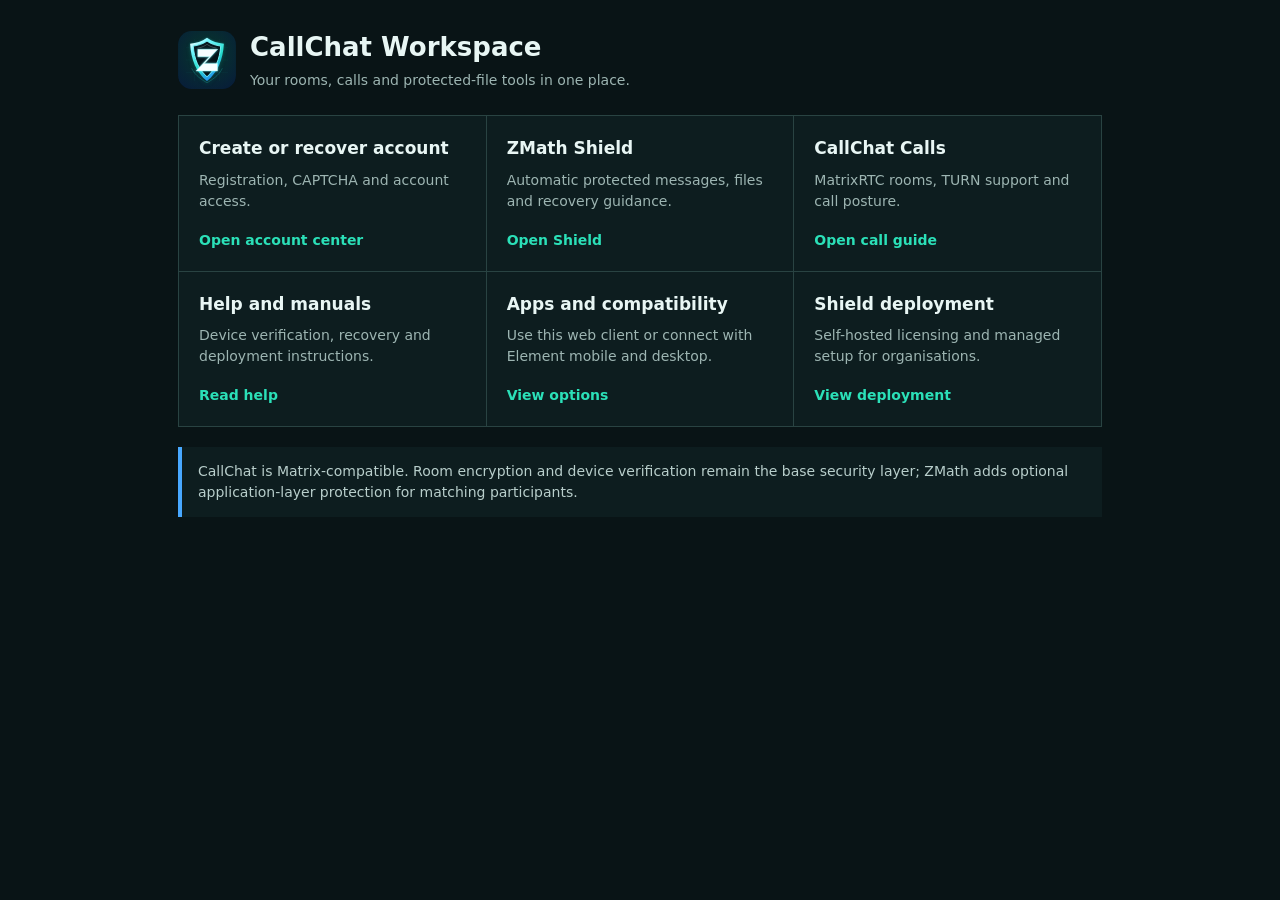
<file: client/community/home.html>
<!doctype html>
<html lang="en">
<head>
  <meta charset="utf-8">
  <meta name="viewport" content="width=device-width,initial-scale=1">
  <title>CallChat Workspace</title>
  <style>
    *{box-sizing:border-box}body{margin:0;background:#091416;color:#e8f6f4;font:14px/1.5 Inter,system-ui,sans-serif}.wrap{max-width:980px;margin:auto;padding:28px}.head{display:flex;align-items:center;gap:14px;margin-bottom:24px}.head img{width:58px;height:58px}.head h1{font-size:26px;margin:0}.head p{color:#9db5b2;margin:3px 0 0}.grid{display:grid;grid-template-columns:repeat(3,minmax(0,1fr));border-top:1px solid #294342;border-left:1px solid #294342}.item{min-height:150px;padding:20px;border-right:1px solid #294342;border-bottom:1px solid #294342;background:#0d1d1f;color:#e8f6f4;text-decoration:none}.item:hover{background:#122729}.item b{display:block;font-size:17px;margin-bottom:8px}.item span{color:#9db5b2}.item em{display:block;margin-top:18px;color:#2be0b8;font-style:normal;font-weight:700}.truth{margin-top:20px;padding:14px 16px;border-left:4px solid #48a8ff;background:#0d1d1f;color:#b8cecb}@media(max-width:720px){.wrap{padding:18px}.grid{grid-template-columns:1fr}.item{min-height:118px}}
  </style>
</head>
<body><main class="wrap"><header class="head"><img src="callchat-logo.svg" alt=""><div><h1>CallChat Workspace</h1><p>Your rooms, calls and protected-file tools in one place.</p></div></header><section class="grid"><a class="item" href="https://callchat.org/chat/" target="_blank"><b>Create or recover account</b><span>Registration, CAPTCHA and account access.</span><em>Open account center</em></a><a class="item" href="https://callchat.org/shield/" target="_blank"><b>ZMath Shield</b><span>Automatic protected messages, files and recovery guidance.</span><em>Open Shield</em></a><a class="item" href="https://callchat.org/quantum-calls/" target="_blank"><b>CallChat Calls</b><span>MatrixRTC rooms, TURN support and call posture.</span><em>Open call guide</em></a><a class="item" href="https://callchat.org/manuals/" target="_blank"><b>Help and manuals</b><span>Device verification, recovery and deployment instructions.</span><em>Read help</em></a><a class="item" href="https://callchat.org/downloads/" target="_blank"><b>Apps and compatibility</b><span>Use this web client or connect with Element mobile and desktop.</span><em>View options</em></a><a class="item" href="https://callchat.org/license/" target="_blank"><b>Shield deployment</b><span>Self-hosted licensing and managed setup for organisations.</span><em>View deployment</em></a></section><p class="truth">CallChat is Matrix-compatible. Room encryption and device verification remain the base security layer; ZMath adds optional application-layer protection for matching participants.</p></main></body>
</html>
</file>
